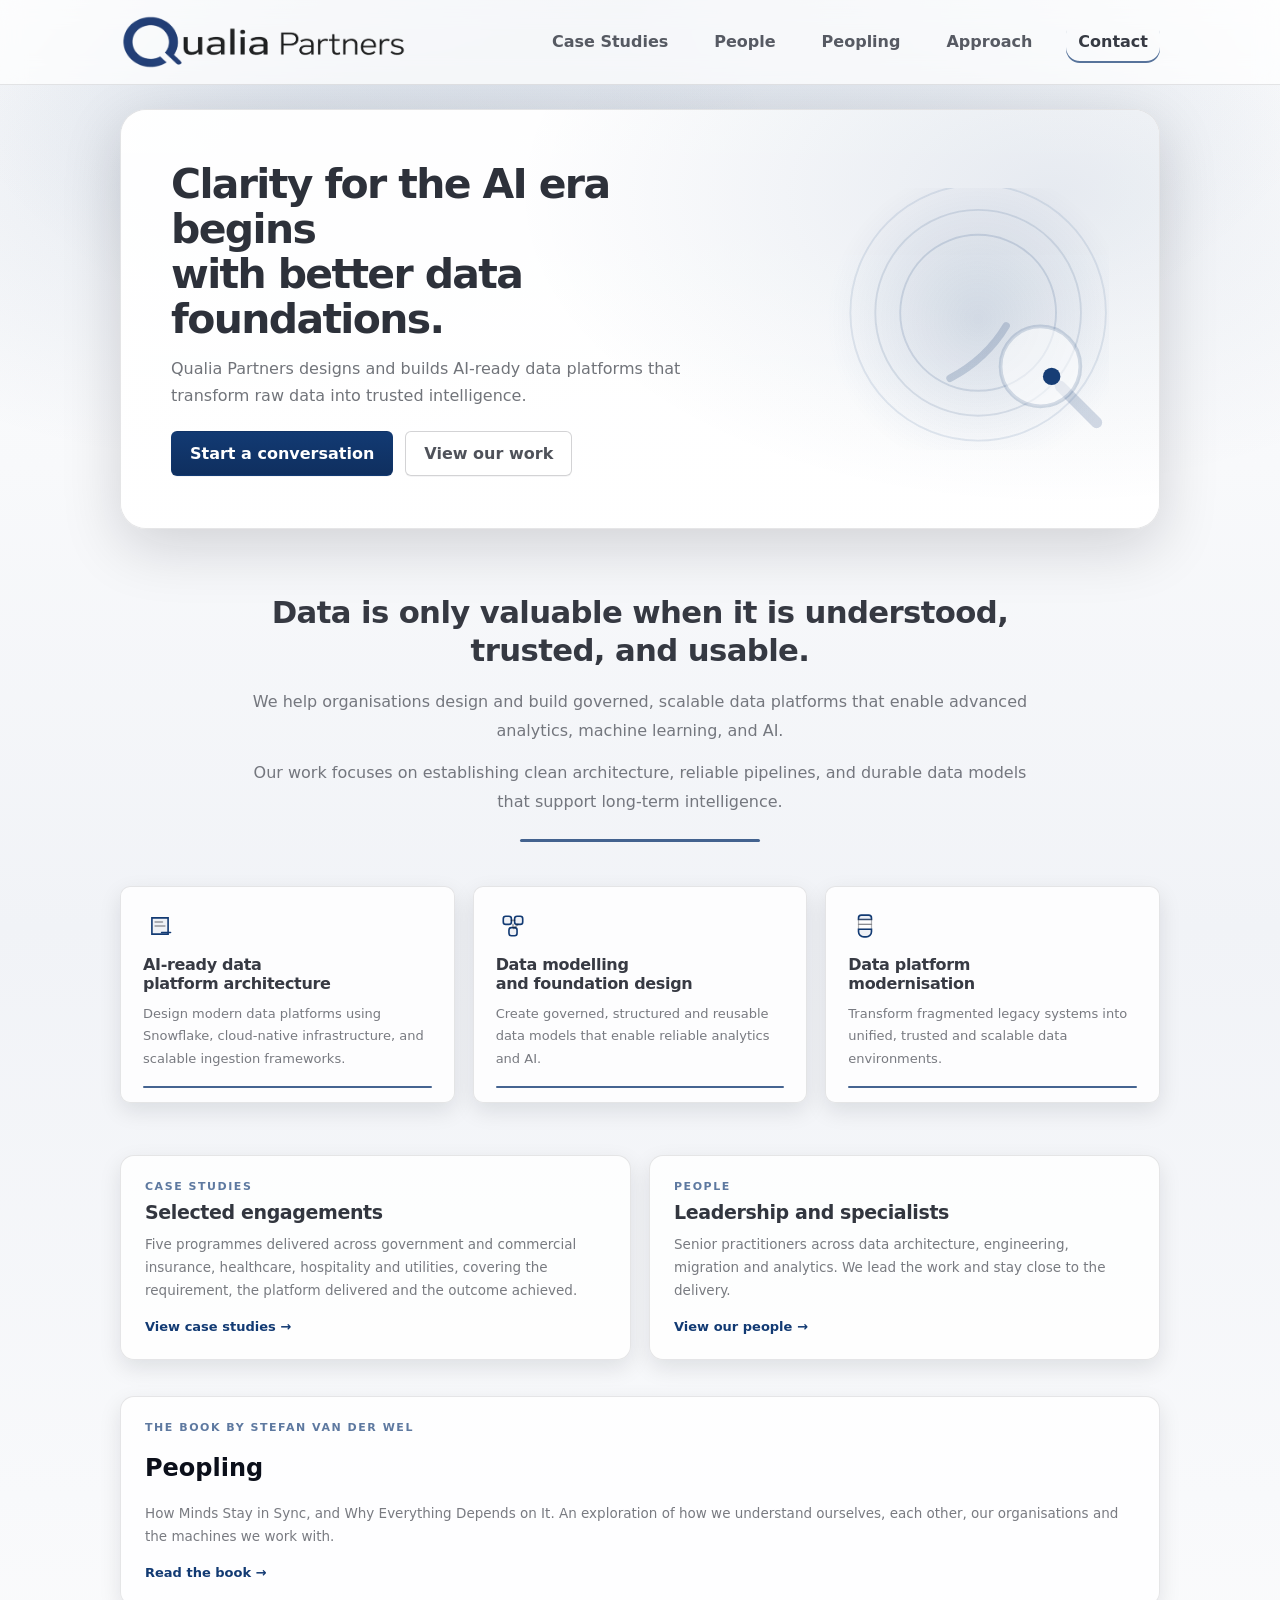
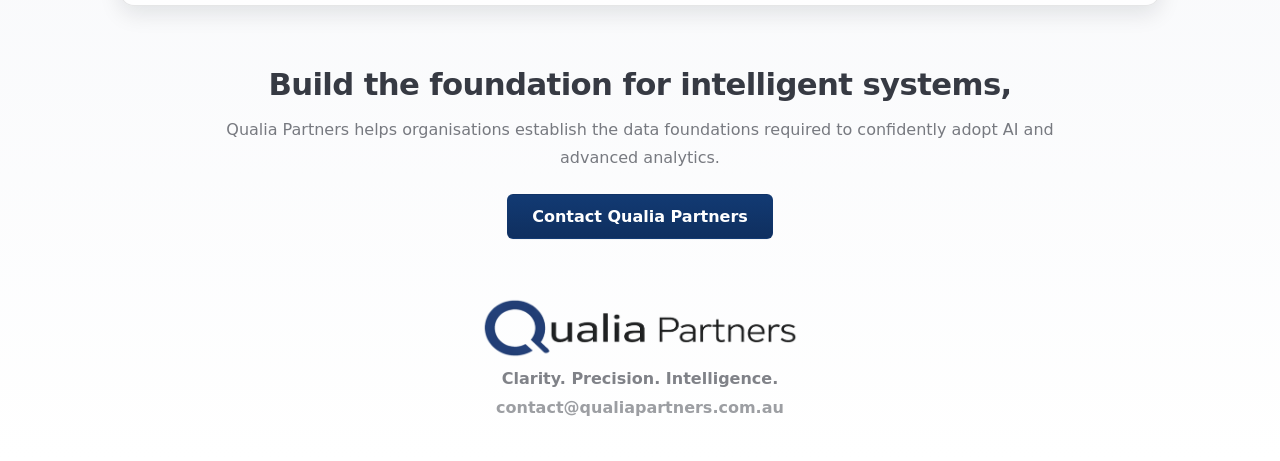
<file: index.html>
<!DOCTYPE html>
<html lang="en-AU">
<head>
  <meta charset="UTF-8" />
  <meta name="viewport" content="width=device-width, initial-scale=1.0" />
  <meta name="description" content="Qualia Partners designs and builds AI-ready data platforms that transform raw data into trusted intelligence." />
  <meta property="og:title" content="Qualia Partners" />
  <meta property="og:description" content="Clarity for the AI era begins with better data foundations." />
  <meta property="og:type" content="website" />
  <meta property="og:url" content="https://qualiapartners.com.au" />
  <link rel="icon" href="./assets/favicon-32.png" type="image/png" sizes="32x32" />
  <link rel="apple-touch-icon" href="./assets/favicon.png" />
  <title>Qualia Partners</title>
  <link rel="stylesheet" href="./style.css" />
</head>
<body>
  <header class="topbar">
    <div class="wrap topbar-inner">
      <a class="brand" href="#top" aria-label="Qualia Partners home">
        <img class="brand-logo" src="./assets/logo.png" alt="Qualia Partners" />
      </a>

      <nav class="nav" aria-label="Primary">
        <a href="./case-studies.html">Case Studies</a>
        <a href="./people.html">People</a>
        <a href="./peopling/">Peopling</a>
        <a href="#approach">Approach</a>
        <a class="nav-active" href="#contact">Contact</a>
      </nav>

      <button class="menu" type="button" aria-label="Menu" id="menuBtn">
        <span></span><span></span><span></span>
      </button>
    </div>
  </header>

  <main id="top">
    <section class="panel-shell">
      <div class="wrap panel panel-hero">
        <div class="hero-grid">
          <div class="hero-copy">
            <h1>Clarity for the AI era begins<br />with better data foundations.</h1>
            <p class="hero-lead">
              Qualia Partners designs and builds AI-ready data platforms that transform raw data into trusted intelligence.
            </p>
            <div class="hero-actions">
              <a class="btn btn-primary" href="#contact">Start a conversation</a>
              <a class="btn btn-secondary" href="./case-studies.html">View our work</a>
            </div>
          </div>

          <div class="hero-visual" aria-hidden="true">
            <img src="./assets/hero-graphic.svg" alt="" />
          </div>
        </div>
      </div>
    </section>

    <section id="about" class="statement">
      <div class="wrap statement-inner">
        <h2>Data is only valuable when it is understood,<br />trusted, and usable.</h2>
        <p>
          We help organisations design and build governed, scalable data platforms that enable advanced analytics, machine learning, and AI.
        </p>
        <p>
          Our work focuses on establishing clean architecture, reliable pipelines, and durable data models that support long-term intelligence.
        </p>
        <div class="rule"></div>
      </div>
    </section>

    <section id="work" class="cards">
      <div class="wrap">
        <div class="cards-grid">
          <article class="card">
            <div class="card-icon"><img src="./assets/icon-architecture.svg" alt="" /></div>
            <h3>AI-ready data<br />platform architecture</h3>
            <p>Design modern data platforms using Snowflake, cloud-native infrastructure, and scalable ingestion frameworks.</p>
            <div class="card-accent"></div>
          </article>

          <article class="card">
            <div class="card-icon"><img src="./assets/icon-modelling.svg" alt="" /></div>
            <h3>Data modelling<br />and foundation design</h3>
            <p>Create governed, structured and reusable data models that enable reliable analytics and AI.</p>
            <div class="card-accent"></div>
          </article>

          <article class="card">
            <div class="card-icon"><img src="./assets/icon-modernisation.svg" alt="" /></div>
            <h3>Data platform<br />modernisation</h3>
            <p>Transform fragmented legacy systems into unified, trusted and scalable data environments.</p>
            <div class="card-accent"></div>
          </article>
        </div>

      </div>
    </section>




    <section class="signposts">
      <div class="wrap signposts-grid">
        <a class="signpost" href="./case-studies.html">
          <p class="signpost-label">Case studies</p>
          <h3>Selected engagements</h3>
          <p class="signpost-text">Five programmes delivered across government and commercial insurance, healthcare, hospitality and utilities, covering the requirement, the platform delivered and the outcome achieved.</p>
          <span class="signpost-cta">View case studies &rarr;</span>
        </a>

        <a class="signpost" href="./people.html">
          <p class="signpost-label">People</p>
          <h3>Leadership and specialists</h3>
          <p class="signpost-text">Senior practitioners across data architecture, engineering, migration and analytics. We lead the work and stay close to the delivery.</p>
          <span class="signpost-cta">View our people &rarr;</span>
        </a>
      </div>
    </section>

    <section class="signposts" aria-labelledby="peopling-title">
      <div class="wrap">
        <a class="signpost" href="./peopling/">
          <p class="signpost-label">The book by Stefan van der Wel</p>
          <h2 id="peopling-title">Peopling</h2>
          <p class="signpost-text">How Minds Stay in Sync, and Why Everything Depends on It. An exploration of how we understand ourselves, each other, our organisations and the machines we work with.</p>
          <span class="signpost-cta">Read the book &rarr;</span>
        </a>
      </div>
    </section>

    <section id="approach" class="cta">
      <div class="wrap cta-inner">
        <h2>Build the foundation for intelligent systems,</h2>
        <p>
          Qualia Partners helps organisations establish the data foundations required to confidently adopt AI and advanced analytics.
        </p>
        <a class="btn btn-primary btn-wide" href="mailto:contact@qualiapartners.com.au">Contact Qualia Partners</a>
      </div>
    </section>

  </main>

  <footer id="contact" class="footer">
    <div class="wrap footer-inner">
      <img class="footer-logo" src="./assets/logo.png" alt="Qualia Partners" />
      <div class="footer-tag">Clarity. Precision. Intelligence.</div>
      <div class="footer-email">contact@qualiapartners.com.au</div>
    </div>
  </footer>

  <script src="./script.js"></script>
</body>
</html>
</file>
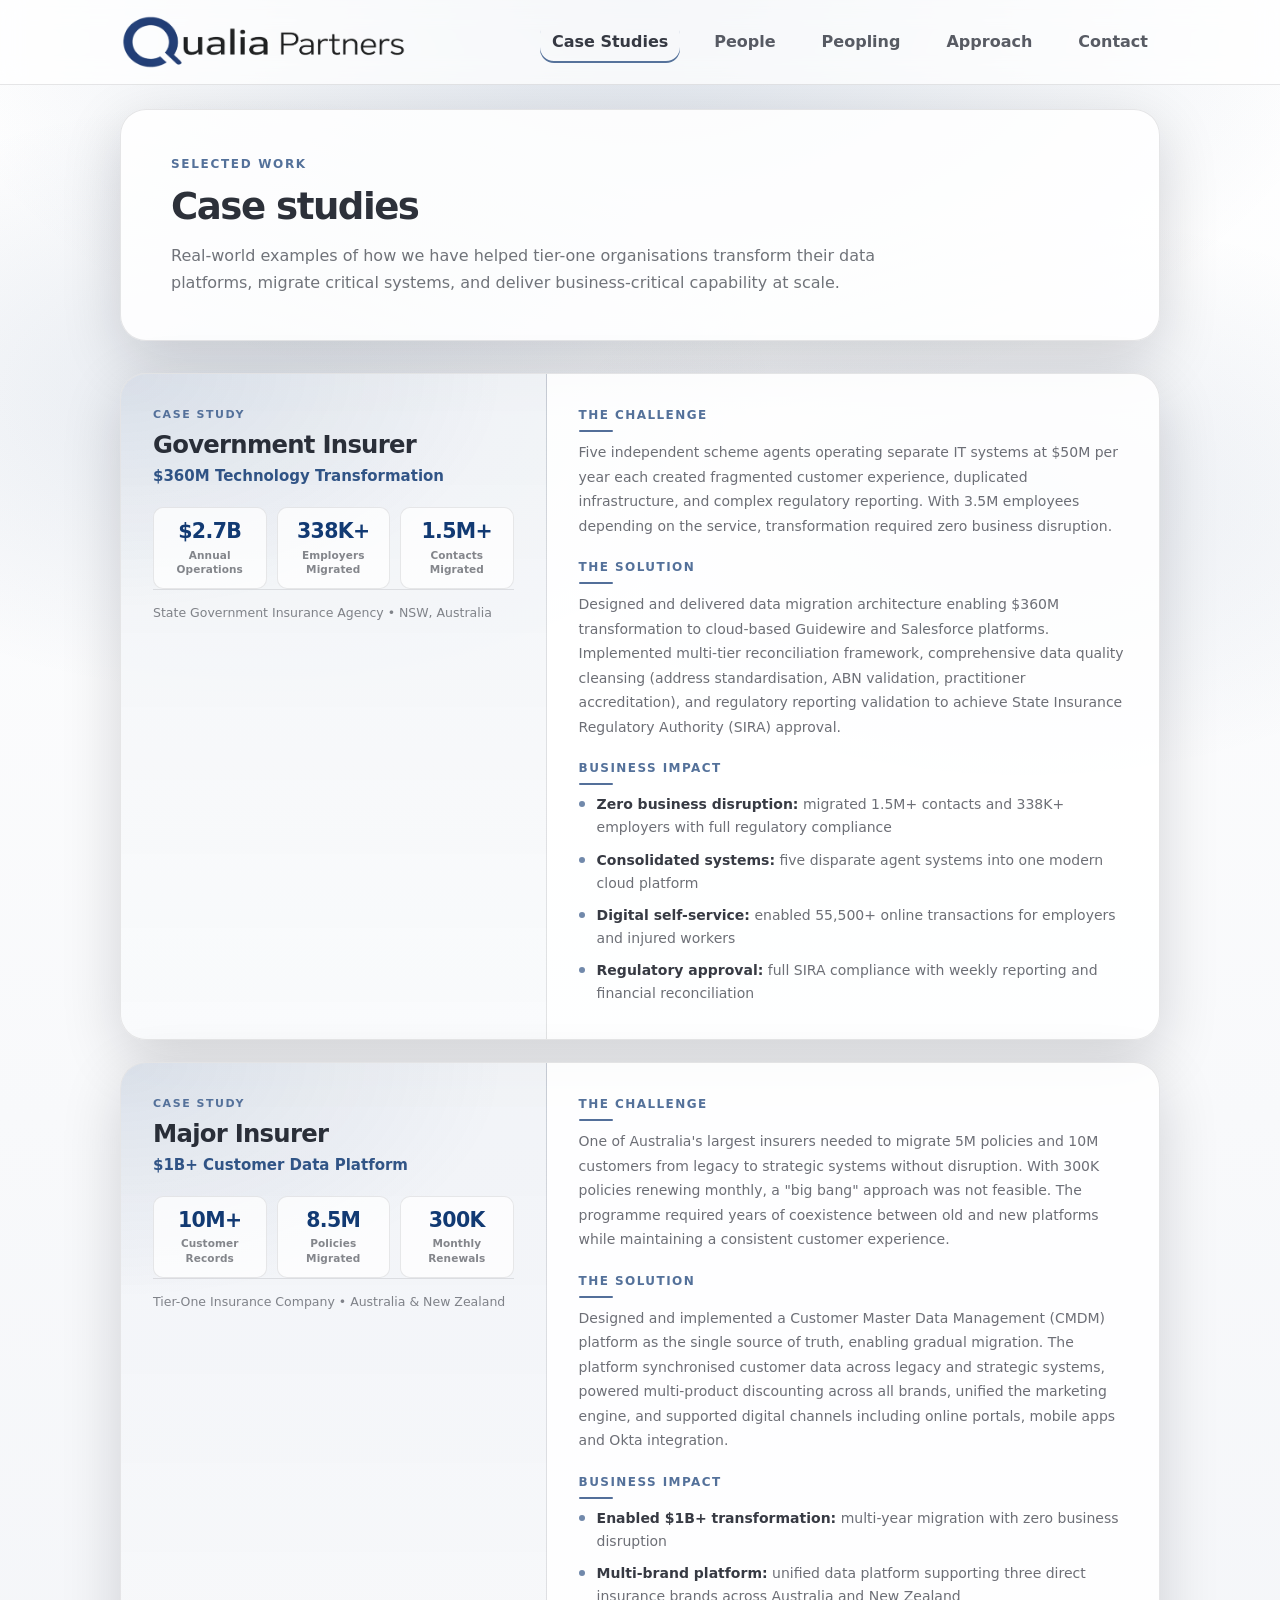
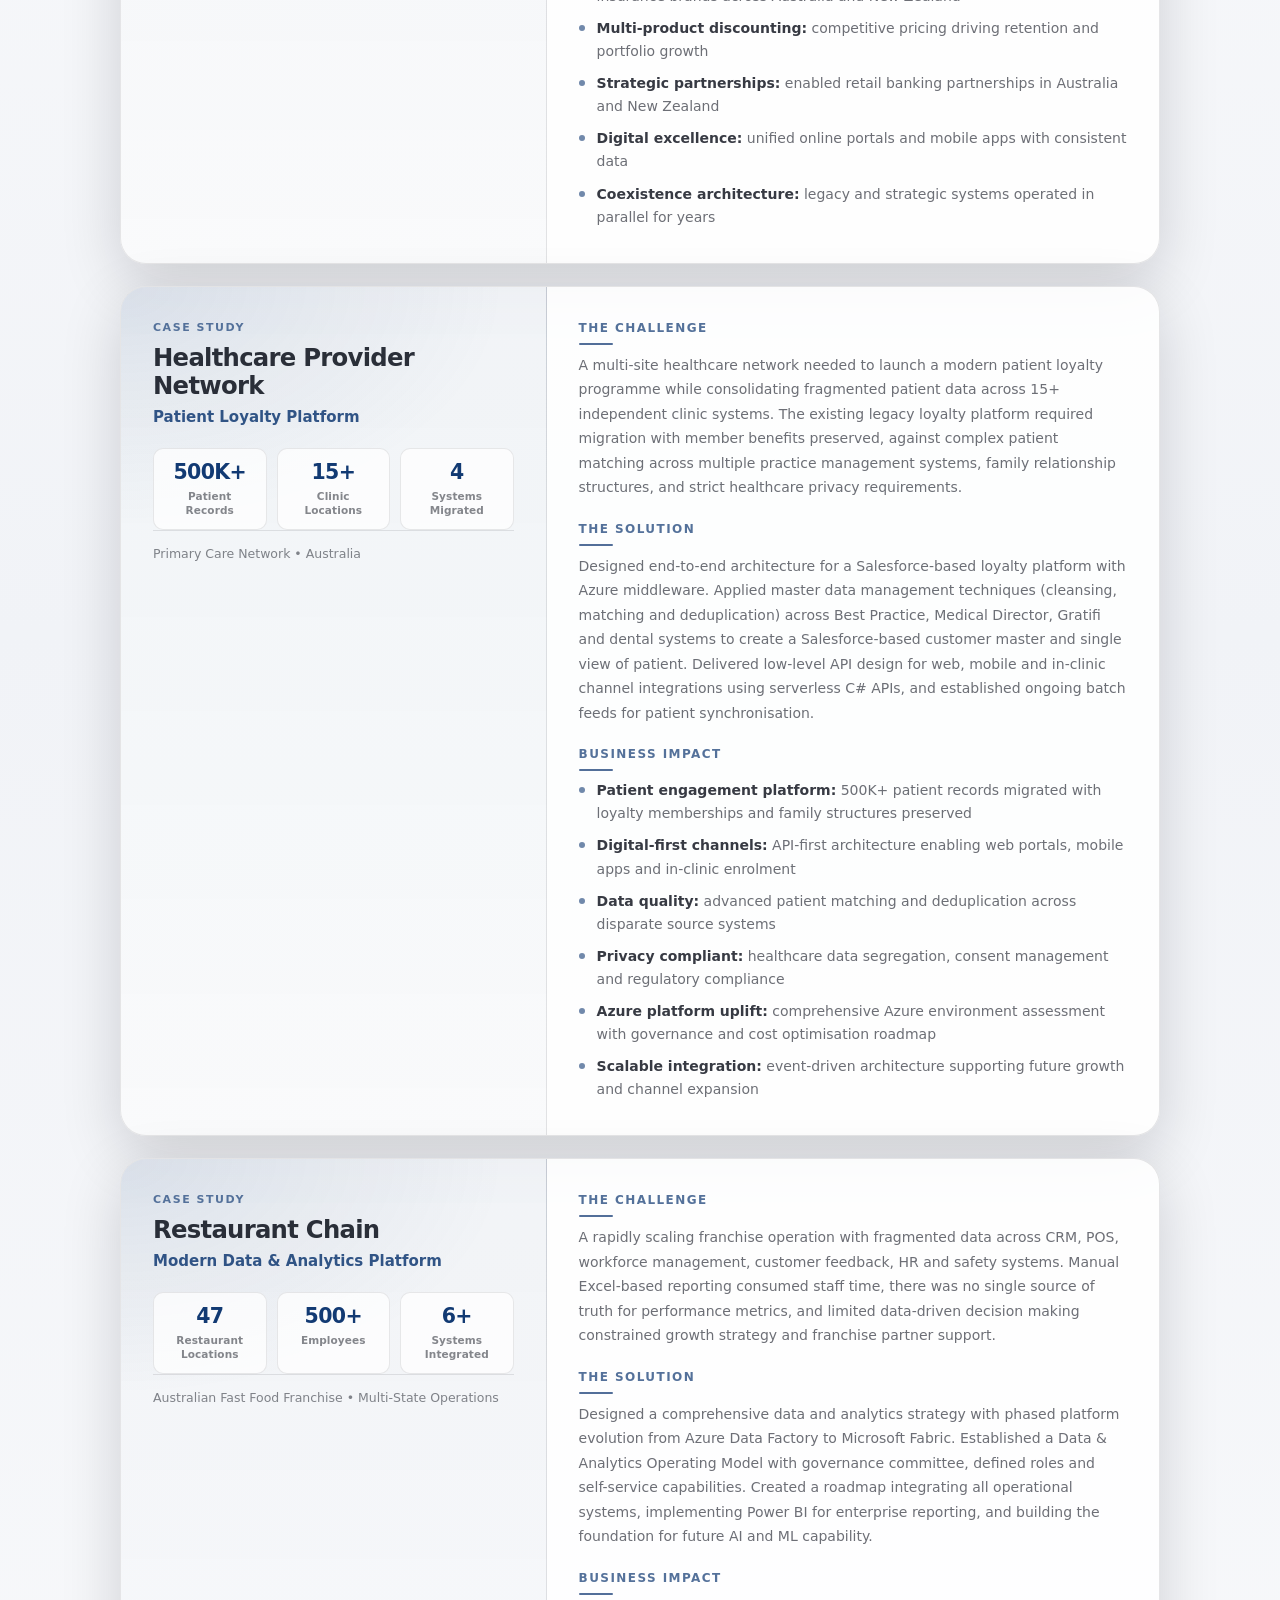
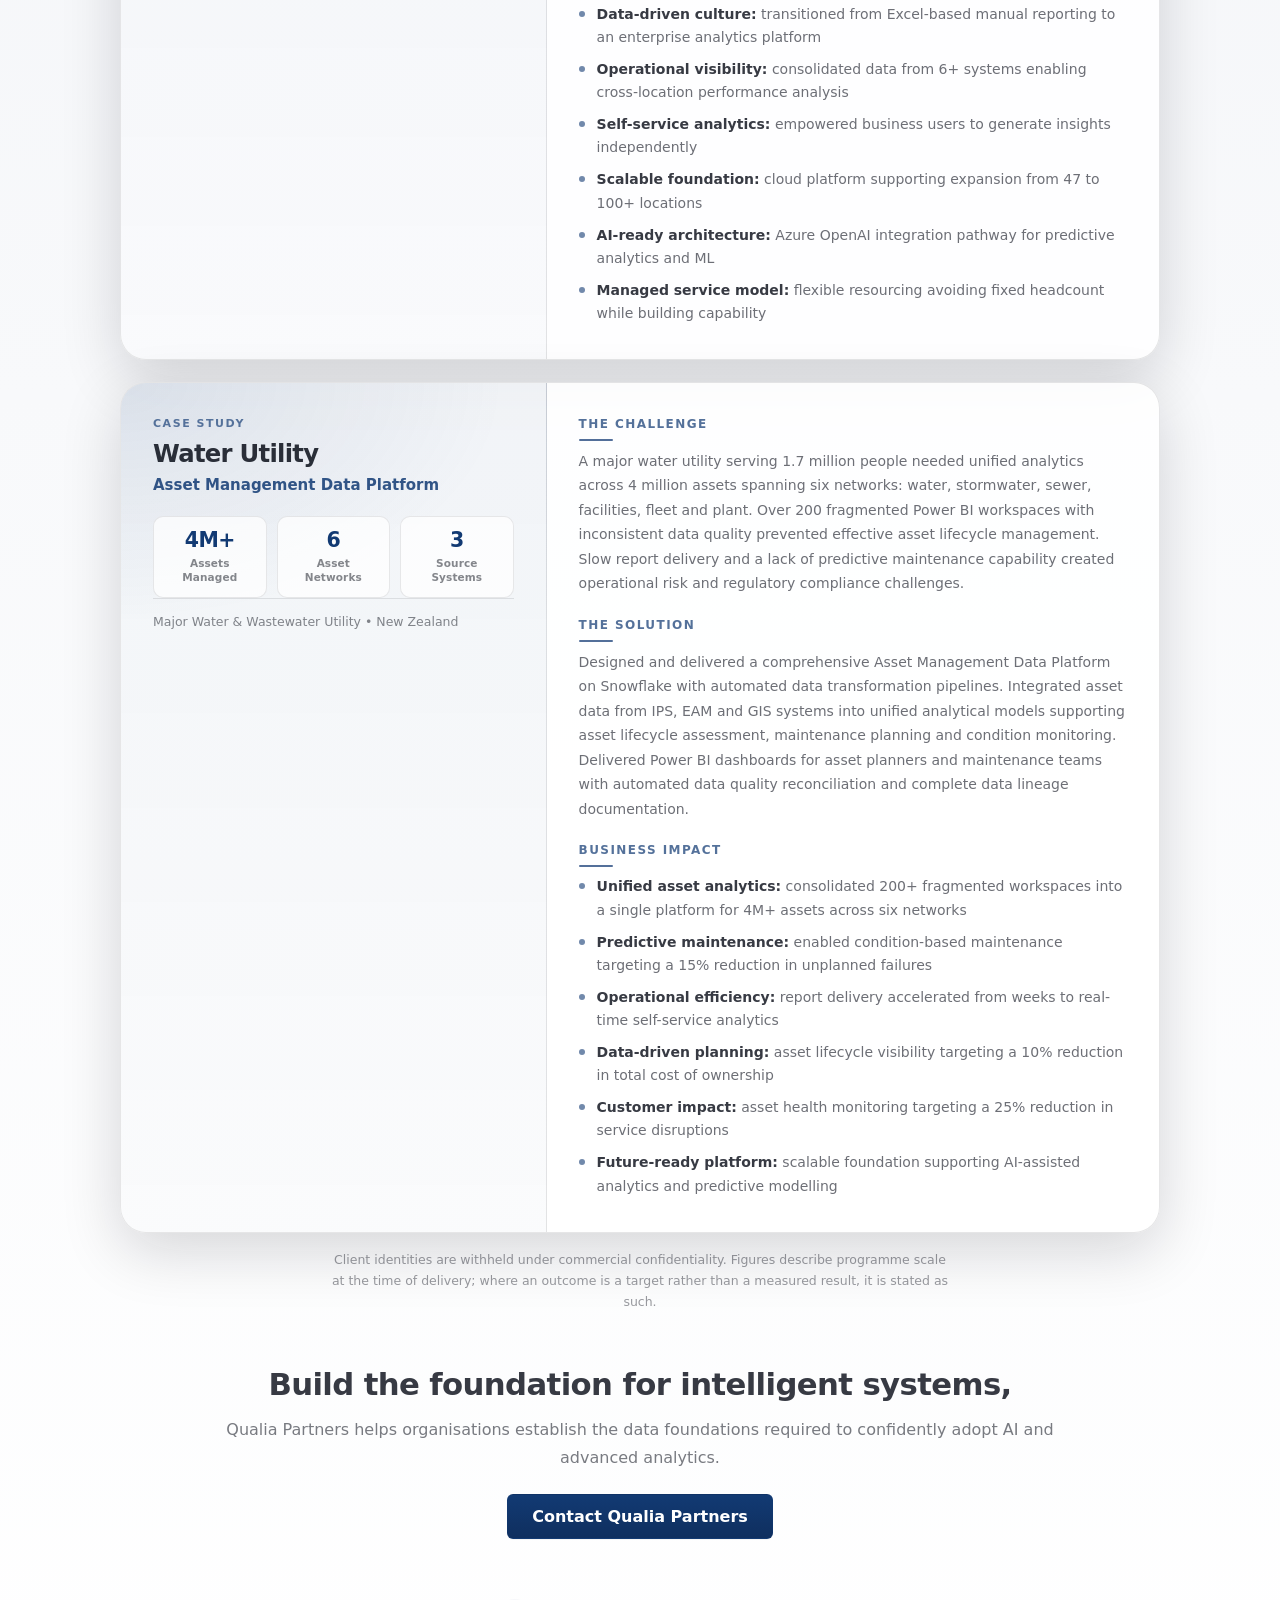
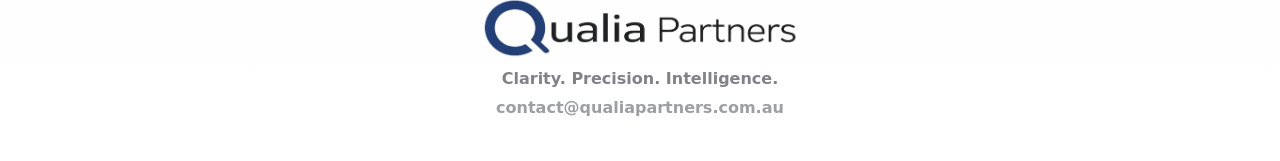
<file: case-studies.html>
<!DOCTYPE html>
<html lang="en-AU">
<head>
  <meta charset="UTF-8" />
  <meta name="viewport" content="width=device-width, initial-scale=1.0" />
  <meta name="description" content="Case studies from Qualia Partners: data platform, migration and master data programmes delivered for insurance, healthcare, hospitality and utility organisations." />
  <meta property="og:title" content="Case Studies | Qualia Partners" />
  <meta property="og:description" content="How we have helped tier-one organisations transform data platforms, migrate critical systems, and deliver business-critical capability at scale." />
  <meta property="og:type" content="website" />
  <meta property="og:url" content="https://qualiapartners.com.au/case-studies.html" />
  <link rel="icon" href="./assets/favicon-32.png" type="image/png" sizes="32x32" />
  <link rel="apple-touch-icon" href="./assets/favicon.png" />
  <title>Case Studies | Qualia Partners</title>
  <link rel="stylesheet" href="./style.css" />
</head>
<body>
  <header class="topbar">
    <div class="wrap topbar-inner">
      <a class="brand" href="./index.html" aria-label="Qualia Partners home">
        <img class="brand-logo" src="./assets/logo.png" alt="Qualia Partners" />
      </a>

      <nav class="nav" aria-label="Primary">
        <a class="nav-active" href="./case-studies.html" aria-current="page">Case Studies</a>
        <a href="./people.html">People</a>
        <a href="./peopling/">Peopling</a>
        <a href="./index.html#approach">Approach</a>
        <a href="./index.html#contact">Contact</a>
      </nav>

      <button class="menu" type="button" aria-label="Menu" id="menuBtn">
        <span></span><span></span><span></span>
      </button>
    </div>
  </header>

  <main id="top">
    <section class="panel-shell">
      <div class="wrap panel page-hero">
        <p class="eyebrow">Selected work</p>
        <h1>Case studies</h1>
        <p>
          Real-world examples of how we have helped tier-one organisations transform their data platforms,
          migrate critical systems, and deliver business-critical capability at scale.
        </p>
      </div>
    </section>

    <section class="cases">
      <div class="wrap cases-list">

        <article class="case">
          <div class="case-head">
            <p class="case-eyebrow">Case Study</p>
            <h2>Government Insurer</h2>
            <p class="case-sub">$360M Technology Transformation</p>
            <div class="stats">
              <div class="stat"><div class="stat-num">$2.7B</div><div class="stat-label">Annual Operations</div></div>
              <div class="stat"><div class="stat-num">338K+</div><div class="stat-label">Employers Migrated</div></div>
              <div class="stat"><div class="stat-num">1.5M+</div><div class="stat-label">Contacts Migrated</div></div>
            </div>
            <p class="case-meta">State Government Insurance Agency &bull; NSW, Australia</p>
          </div>

          <div class="case-body">
            <div class="block">
              <h3>The Challenge</h3>
              <p>Five independent scheme agents operating separate IT systems at $50M per year each created fragmented customer experience, duplicated infrastructure, and complex regulatory reporting. With 3.5M employees depending on the service, transformation required zero business disruption.</p>
            </div>
            <div class="block">
              <h3>The Solution</h3>
              <p>Designed and delivered data migration architecture enabling $360M transformation to cloud-based Guidewire and Salesforce platforms. Implemented multi-tier reconciliation framework, comprehensive data quality cleansing (address standardisation, ABN validation, practitioner accreditation), and regulatory reporting validation to achieve State Insurance Regulatory Authority (SIRA) approval.</p>
            </div>
            <div class="block">
              <h3>Business Impact</h3>
              <ul class="impact">
                <li><strong>Zero business disruption:</strong> migrated 1.5M+ contacts and 338K+ employers with full regulatory compliance</li>
                <li><strong>Consolidated systems:</strong> five disparate agent systems into one modern cloud platform</li>
                <li><strong>Digital self-service:</strong> enabled 55,500+ online transactions for employers and injured workers</li>
                <li><strong>Regulatory approval:</strong> full SIRA compliance with weekly reporting and financial reconciliation</li>
              </ul>
            </div>
          </div>
        </article>

        <article class="case">
          <div class="case-head">
            <p class="case-eyebrow">Case Study</p>
            <h2>Major Insurer</h2>
            <p class="case-sub">$1B+ Customer Data Platform</p>
            <div class="stats">
              <div class="stat"><div class="stat-num">10M+</div><div class="stat-label">Customer Records</div></div>
              <div class="stat"><div class="stat-num">8.5M</div><div class="stat-label">Policies Migrated</div></div>
              <div class="stat"><div class="stat-num">300K</div><div class="stat-label">Monthly Renewals</div></div>
            </div>
            <p class="case-meta">Tier-One Insurance Company &bull; Australia &amp; New Zealand</p>
          </div>

          <div class="case-body">
            <div class="block">
              <h3>The Challenge</h3>
              <p>One of Australia's largest insurers needed to migrate 5M policies and 10M customers from legacy to strategic systems without disruption. With 300K policies renewing monthly, a "big bang" approach was not feasible. The programme required years of coexistence between old and new platforms while maintaining a consistent customer experience.</p>
            </div>
            <div class="block">
              <h3>The Solution</h3>
              <p>Designed and implemented a Customer Master Data Management (CMDM) platform as the single source of truth, enabling gradual migration. The platform synchronised customer data across legacy and strategic systems, powered multi-product discounting across all brands, unified the marketing engine, and supported digital channels including online portals, mobile apps and Okta integration.</p>
            </div>
            <div class="block">
              <h3>Business Impact</h3>
              <ul class="impact">
                <li><strong>Enabled $1B+ transformation:</strong> multi-year migration with zero business disruption</li>
                <li><strong>Multi-brand platform:</strong> unified data platform supporting three direct insurance brands across Australia and New Zealand</li>
                <li><strong>Multi-product discounting:</strong> competitive pricing driving retention and portfolio growth</li>
                <li><strong>Strategic partnerships:</strong> enabled retail banking partnerships in Australia and New Zealand</li>
                <li><strong>Digital excellence:</strong> unified online portals and mobile apps with consistent data</li>
                <li><strong>Coexistence architecture:</strong> legacy and strategic systems operated in parallel for years</li>
              </ul>
            </div>
          </div>
        </article>

        <article class="case">
          <div class="case-head">
            <p class="case-eyebrow">Case Study</p>
            <h2>Healthcare Provider Network</h2>
            <p class="case-sub">Patient Loyalty Platform</p>
            <div class="stats">
              <div class="stat"><div class="stat-num">500K+</div><div class="stat-label">Patient Records</div></div>
              <div class="stat"><div class="stat-num">15+</div><div class="stat-label">Clinic Locations</div></div>
              <div class="stat"><div class="stat-num">4</div><div class="stat-label">Systems Migrated</div></div>
            </div>
            <p class="case-meta">Primary Care Network &bull; Australia</p>
          </div>

          <div class="case-body">
            <div class="block">
              <h3>The Challenge</h3>
              <p>A multi-site healthcare network needed to launch a modern patient loyalty programme while consolidating fragmented patient data across 15+ independent clinic systems. The existing legacy loyalty platform required migration with member benefits preserved, against complex patient matching across multiple practice management systems, family relationship structures, and strict healthcare privacy requirements.</p>
            </div>
            <div class="block">
              <h3>The Solution</h3>
              <p>Designed end-to-end architecture for a Salesforce-based loyalty platform with Azure middleware. Applied master data management techniques (cleansing, matching and deduplication) across Best Practice, Medical Director, Gratifi and dental systems to create a Salesforce-based customer master and single view of patient. Delivered low-level API design for web, mobile and in-clinic channel integrations using serverless C# APIs, and established ongoing batch feeds for patient synchronisation.</p>
            </div>
            <div class="block">
              <h3>Business Impact</h3>
              <ul class="impact">
                <li><strong>Patient engagement platform:</strong> 500K+ patient records migrated with loyalty memberships and family structures preserved</li>
                <li><strong>Digital-first channels:</strong> API-first architecture enabling web portals, mobile apps and in-clinic enrolment</li>
                <li><strong>Data quality:</strong> advanced patient matching and deduplication across disparate source systems</li>
                <li><strong>Privacy compliant:</strong> healthcare data segregation, consent management and regulatory compliance</li>
                <li><strong>Azure platform uplift:</strong> comprehensive Azure environment assessment with governance and cost optimisation roadmap</li>
                <li><strong>Scalable integration:</strong> event-driven architecture supporting future growth and channel expansion</li>
              </ul>
            </div>
          </div>
        </article>

        <article class="case">
          <div class="case-head">
            <p class="case-eyebrow">Case Study</p>
            <h2>Restaurant Chain</h2>
            <p class="case-sub">Modern Data &amp; Analytics Platform</p>
            <div class="stats">
              <div class="stat"><div class="stat-num">47</div><div class="stat-label">Restaurant Locations</div></div>
              <div class="stat"><div class="stat-num">500+</div><div class="stat-label">Employees</div></div>
              <div class="stat"><div class="stat-num">6+</div><div class="stat-label">Systems Integrated</div></div>
            </div>
            <p class="case-meta">Australian Fast Food Franchise &bull; Multi-State Operations</p>
          </div>

          <div class="case-body">
            <div class="block">
              <h3>The Challenge</h3>
              <p>A rapidly scaling franchise operation with fragmented data across CRM, POS, workforce management, customer feedback, HR and safety systems. Manual Excel-based reporting consumed staff time, there was no single source of truth for performance metrics, and limited data-driven decision making constrained growth strategy and franchise partner support.</p>
            </div>
            <div class="block">
              <h3>The Solution</h3>
              <p>Designed a comprehensive data and analytics strategy with phased platform evolution from Azure Data Factory to Microsoft Fabric. Established a Data &amp; Analytics Operating Model with governance committee, defined roles and self-service capabilities. Created a roadmap integrating all operational systems, implementing Power BI for enterprise reporting, and building the foundation for future AI and ML capability.</p>
            </div>
            <div class="block">
              <h3>Business Impact</h3>
              <ul class="impact">
                <li><strong>Data-driven culture:</strong> transitioned from Excel-based manual reporting to an enterprise analytics platform</li>
                <li><strong>Operational visibility:</strong> consolidated data from 6+ systems enabling cross-location performance analysis</li>
                <li><strong>Self-service analytics:</strong> empowered business users to generate insights independently</li>
                <li><strong>Scalable foundation:</strong> cloud platform supporting expansion from 47 to 100+ locations</li>
                <li><strong>AI-ready architecture:</strong> Azure OpenAI integration pathway for predictive analytics and ML</li>
                <li><strong>Managed service model:</strong> flexible resourcing avoiding fixed headcount while building capability</li>
              </ul>
            </div>
          </div>
        </article>

        <article class="case">
          <div class="case-head">
            <p class="case-eyebrow">Case Study</p>
            <h2>Water Utility</h2>
            <p class="case-sub">Asset Management Data Platform</p>
            <div class="stats">
              <div class="stat"><div class="stat-num">4M+</div><div class="stat-label">Assets Managed</div></div>
              <div class="stat"><div class="stat-num">6</div><div class="stat-label">Asset Networks</div></div>
              <div class="stat"><div class="stat-num">3</div><div class="stat-label">Source Systems</div></div>
            </div>
            <p class="case-meta">Major Water &amp; Wastewater Utility &bull; New Zealand</p>
          </div>

          <div class="case-body">
            <div class="block">
              <h3>The Challenge</h3>
              <p>A major water utility serving 1.7 million people needed unified analytics across 4 million assets spanning six networks: water, stormwater, sewer, facilities, fleet and plant. Over 200 fragmented Power BI workspaces with inconsistent data quality prevented effective asset lifecycle management. Slow report delivery and a lack of predictive maintenance capability created operational risk and regulatory compliance challenges.</p>
            </div>
            <div class="block">
              <h3>The Solution</h3>
              <p>Designed and delivered a comprehensive Asset Management Data Platform on Snowflake with automated data transformation pipelines. Integrated asset data from IPS, EAM and GIS systems into unified analytical models supporting asset lifecycle assessment, maintenance planning and condition monitoring. Delivered Power BI dashboards for asset planners and maintenance teams with automated data quality reconciliation and complete data lineage documentation.</p>
            </div>
            <div class="block">
              <h3>Business Impact</h3>
              <ul class="impact">
                <li><strong>Unified asset analytics:</strong> consolidated 200+ fragmented workspaces into a single platform for 4M+ assets across six networks</li>
                <li><strong>Predictive maintenance:</strong> enabled condition-based maintenance targeting a 15% reduction in unplanned failures</li>
                <li><strong>Operational efficiency:</strong> report delivery accelerated from weeks to real-time self-service analytics</li>
                <li><strong>Data-driven planning:</strong> asset lifecycle visibility targeting a 10% reduction in total cost of ownership</li>
                <li><strong>Customer impact:</strong> asset health monitoring targeting a 25% reduction in service disruptions</li>
                <li><strong>Future-ready platform:</strong> scalable foundation supporting AI-assisted analytics and predictive modelling</li>
              </ul>
            </div>
          </div>
        </article>

      </div>
    </section>

    <section class="note">
      <div class="wrap">
        <p>
          Client identities are withheld under commercial confidentiality. Figures describe programme scale at the
          time of delivery; where an outcome is a target rather than a measured result, it is stated as such.
        </p>
      </div>
    </section>

    <section class="cta">
      <div class="wrap cta-inner">
        <h2>Build the foundation for intelligent systems,</h2>
        <p>
          Qualia Partners helps organisations establish the data foundations required to confidently adopt AI and advanced analytics.
        </p>
        <a class="btn btn-primary btn-wide" href="mailto:contact@qualiapartners.com.au">Contact Qualia Partners</a>
      </div>
    </section>
  </main>

  <footer id="contact" class="footer">
    <div class="wrap footer-inner">
      <img class="footer-logo" src="./assets/logo.png" alt="Qualia Partners" />
      <div class="footer-tag">Clarity. Precision. Intelligence.</div>
      <div class="footer-email">contact@qualiapartners.com.au</div>
    </div>
  </footer>

  <script src="./script.js"></script>
</body>
</html>
</file>
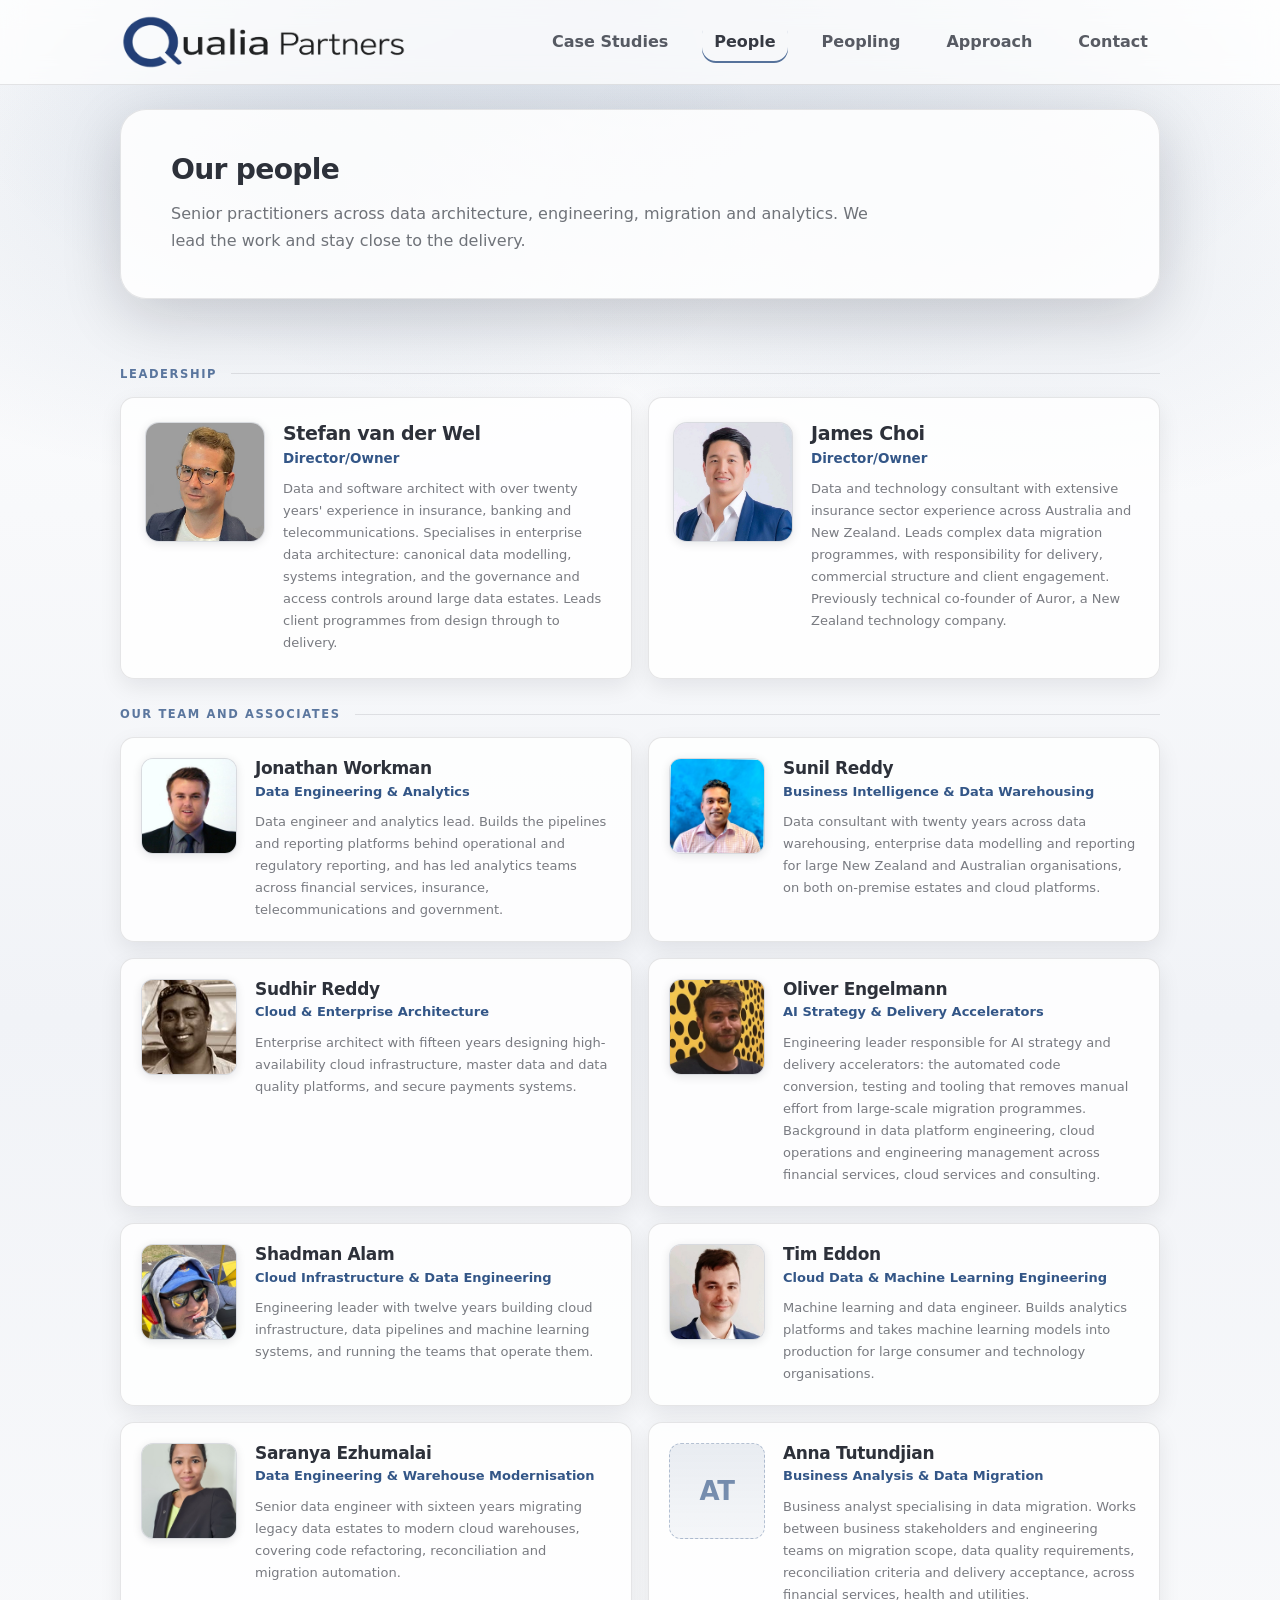
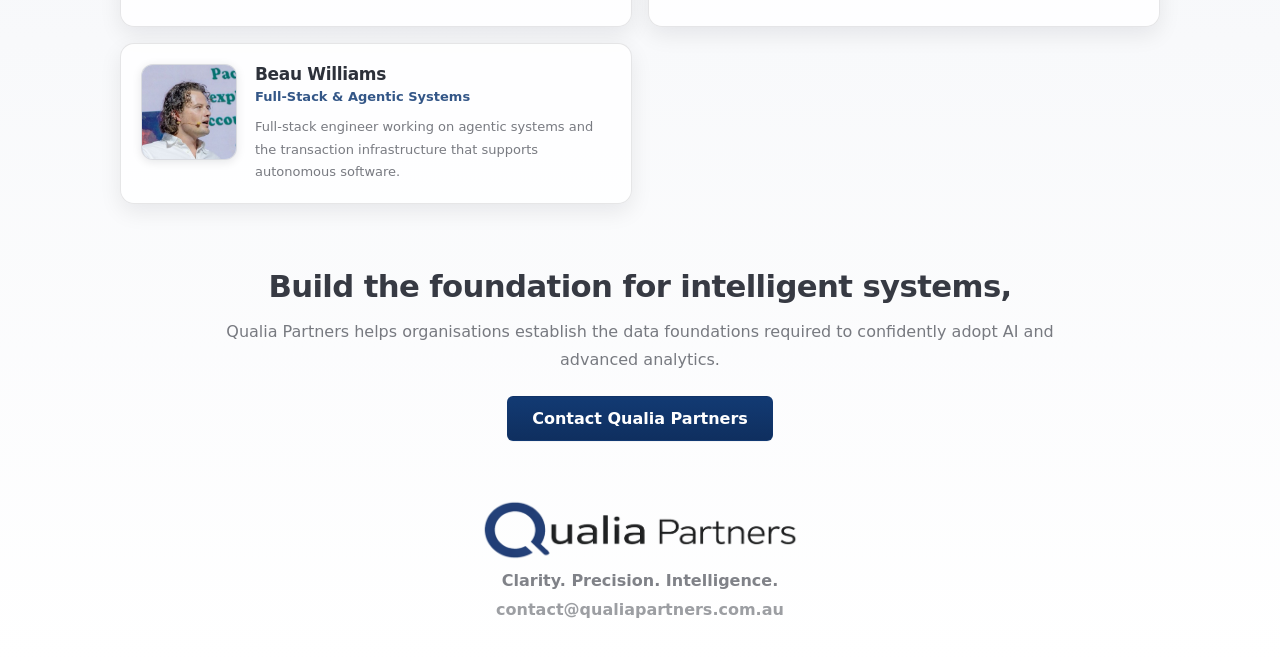
<file: people.html>
<!DOCTYPE html>
<html lang="en-AU">
<head>
  <meta charset="UTF-8" />
  <meta name="viewport" content="width=device-width, initial-scale=1.0" />
  <meta name="description" content="The partners and senior specialists behind Qualia Partners: data platform architecture, engineering, migration and analytics." />
  <meta property="og:title" content="People | Qualia Partners" />
  <meta property="og:description" content="The people who design the platform are the people who deliver it." />
  <meta property="og:type" content="website" />
  <meta property="og:url" content="https://qualiapartners.com.au/people.html" />
  <link rel="icon" href="./assets/favicon-32.png" type="image/png" sizes="32x32" />
  <link rel="apple-touch-icon" href="./assets/favicon.png" />
  <title>People | Qualia Partners</title>
  <link rel="stylesheet" href="./style.css" />
</head>
<body>
  <header class="topbar">
    <div class="wrap topbar-inner">
      <a class="brand" href="./index.html" aria-label="Qualia Partners home">
        <img class="brand-logo" src="./assets/logo.png" alt="Qualia Partners" />
      </a>

      <nav class="nav" aria-label="Primary">
        <a href="./case-studies.html">Case Studies</a>
        <a class="nav-active" href="./people.html" aria-current="page">People</a>
        <a href="./peopling/">Peopling</a>
        <a href="./index.html#approach">Approach</a>
        <a href="./index.html#contact">Contact</a>
      </nav>

      <button class="menu" type="button" aria-label="Menu" id="menuBtn">
        <span></span><span></span><span></span>
      </button>
    </div>
  </header>

  <main id="top">
    <section class="panel-shell">
      <div class="wrap panel page-hero people-hero">
        <h1>Our people</h1>
        <p>Senior practitioners across data architecture, engineering, migration and analytics. We lead the work and stay close to the delivery.</p>
      </div>
    </section>

    <section class="people">
      <div class="wrap">
        
        <div class="people-group">
          <p class="group-label">Leadership</p>
          <div class="people-grid">

            <article class="person person-partner">
              <img class="person-photo" src="./assets/team/stefan.jpg" alt="Stefan van der Wel" width="120" height="120" loading="lazy" />
              <div>
                <p class="person-name">Stefan van der Wel</p>
                <p class="person-role">Director/Owner</p>
                <p class="person-bio">Data and software architect with over twenty years' experience in insurance, banking and telecommunications. Specialises in enterprise data architecture: canonical data modelling, systems integration, and the governance and access controls around large data estates. Leads client programmes from design through to delivery.</p>
              </div>
            </article>

            <article class="person person-partner">
              <img class="person-photo" src="./assets/team/james.jpg" alt="James Choi" width="120" height="120" loading="lazy" />
              <div>
                <p class="person-name">James Choi</p>
                <p class="person-role">Director/Owner</p>
                <p class="person-bio">Data and technology consultant with extensive insurance sector experience across Australia and New Zealand. Leads complex data migration programmes, with responsibility for delivery, commercial structure and client engagement. Previously technical co-founder of Auror, a New Zealand technology company.</p>
              </div>
            </article>

          </div>
        </div>

        <div class="people-group">
          <p class="group-label">Our team and associates</p>
          <div class="people-grid">

            <article class="person">
              <img class="person-photo" src="./assets/team/jonathan.jpg" alt="Jonathan Workman" width="96" height="96" loading="lazy" />
              <div>
                <p class="person-name">Jonathan Workman</p>
                <p class="person-role">Data Engineering &amp; Analytics</p>
                <p class="person-bio">Data engineer and analytics lead. Builds the pipelines and reporting platforms behind operational and regulatory reporting, and has led analytics teams across financial services, insurance, telecommunications and government.</p>
              </div>
            </article>

            <article class="person">
              <img class="person-photo" src="./assets/team/sunil.jpg" alt="Sunil Reddy" width="96" height="96" loading="lazy" />
              <div>
                <p class="person-name">Sunil Reddy</p>
                <p class="person-role">Business Intelligence &amp; Data Warehousing</p>
                <p class="person-bio">Data consultant with twenty years across data warehousing, enterprise data modelling and reporting for large New Zealand and Australian organisations, on both on-premise estates and cloud platforms.</p>
              </div>
            </article>

            <article class="person">
              <img class="person-photo" src="./assets/team/sudhir.jpg" alt="Sudhir Reddy" width="96" height="96" loading="lazy" />
              <div>
                <p class="person-name">Sudhir Reddy</p>
                <p class="person-role">Cloud &amp; Enterprise Architecture</p>
                <p class="person-bio">Enterprise architect with fifteen years designing high-availability cloud infrastructure, master data and data quality platforms, and secure payments systems.</p>
              </div>
            </article>


            <article class="person">
              <img class="person-photo" src="./assets/team/oliver.jpg" alt="Oliver Engelmann" width="96" height="96" loading="lazy" />
              <div>
                <p class="person-name">Oliver Engelmann</p>
                <p class="person-role">AI Strategy &amp; Delivery Accelerators</p>
                <p class="person-bio">Engineering leader responsible for AI strategy and delivery accelerators: the automated code conversion, testing and tooling that removes manual effort from large-scale migration programmes. Background in data platform engineering, cloud operations and engineering management across financial services, cloud services and consulting.</p>
              </div>
            </article>

            <article class="person">
              <img class="person-photo" src="./assets/team/shadman.jpg" alt="Shadman Alam" width="96" height="96" loading="lazy" />
              <div>
                <p class="person-name">Shadman Alam</p>
                <p class="person-role">Cloud Infrastructure &amp; Data Engineering</p>
                <p class="person-bio">Engineering leader with twelve years building cloud infrastructure, data pipelines and machine learning systems, and running the teams that operate them.</p>
              </div>
            </article>

            <article class="person">
              <img class="person-photo" src="./assets/team/tim.jpg" alt="Tim Eddon" width="96" height="96" loading="lazy" />
              <div>
                <p class="person-name">Tim Eddon</p>
                <p class="person-role">Cloud Data &amp; Machine Learning Engineering</p>
                <p class="person-bio">Machine learning and data engineer. Builds analytics platforms and takes machine learning models into production for large consumer and technology organisations.</p>
              </div>
            </article>

            <article class="person">
              <img class="person-photo" src="./assets/team/saranya.jpg" alt="Saranya Ezhumalai" width="96" height="96" loading="lazy" />
              <div>
                <p class="person-name">Saranya Ezhumalai</p>
                <p class="person-role">Data Engineering &amp; Warehouse Modernisation</p>
                <p class="person-bio">Senior data engineer with sixteen years migrating legacy data estates to modern cloud warehouses, covering code refactoring, reconciliation and migration automation.</p>
              </div>
            </article>

            <article class="person">
              <div class="person-initials" aria-hidden="true">AT</div>
              <div>
                <p class="person-name">Anna Tutundjian</p>
                <p class="person-role">Business Analysis &amp; Data Migration</p>
                <p class="person-bio">Business analyst specialising in data migration. Works between business stakeholders and engineering teams on migration scope, data quality requirements, reconciliation criteria and delivery acceptance, across financial services, health and utilities.</p>
              </div>
            </article>

            <article class="person">
              <img class="person-photo" src="./assets/team/beau.jpg" alt="Beau Williams" width="96" height="96" loading="lazy" />
              <div>
                <p class="person-name">Beau Williams</p>
                <p class="person-role">Full-Stack &amp; Agentic Systems</p>
                <p class="person-bio">Full-stack engineer working on agentic systems and the transaction infrastructure that supports autonomous software.</p>
              </div>
            </article>

          </div>
        </div>
      </div>    </section>

    <section class="cta">
      <div class="wrap cta-inner">
        <h2>Build the foundation for intelligent systems,</h2>
        <p>
          Qualia Partners helps organisations establish the data foundations required to confidently adopt AI and advanced analytics.
        </p>
        <a class="btn btn-primary btn-wide" href="mailto:contact@qualiapartners.com.au">Contact Qualia Partners</a>
      </div>
    </section>
  </main>

  <footer id="contact" class="footer">
    <div class="wrap footer-inner">
      <img class="footer-logo" src="./assets/logo.png" alt="Qualia Partners" />
      <div class="footer-tag">Clarity. Precision. Intelligence.</div>
      <div class="footer-email">contact@qualiapartners.com.au</div>
    </div>
  </footer>

  <script src="./script.js"></script>
</body>
</html>
</file>
<file: style.css>
/* Qualia Partners - single page, all local assets */
:root{
  --blue:#123A73;
  --blue2:#0F2F5F;
  --ink:#0b0f1a;
  --muted:rgba(11,15,26,0.58);
  --line:rgba(11,15,26,0.10);
  --panel:rgba(255,255,255,0.86);
  --shadow:0 18px 60px rgba(11,15,26,0.16);
  --radius:26px;
  --max:1040px;
}
*{box-sizing:border-box;}
html{scroll-behavior:smooth;}
body{
  margin:0;
  font-family:ui-sans-serif,system-ui,-apple-system,"Segoe UI",Roboto,Arial,"Noto Sans","Helvetica Neue",sans-serif;
  color:var(--ink);
  background:
    radial-gradient(1200px 700px at 50% 0%, rgba(18,58,115,0.14), transparent 60%),
    radial-gradient(900px 520px at 20% 8%, rgba(18,58,115,0.10), transparent 58%),
    radial-gradient(900px 520px at 80% 10%, rgba(18,58,115,0.08), transparent 55%),
    linear-gradient(180deg,#ffffff 0%,#f1f3f7 45%,#ffffff 100%);
}
img{max-width:100%;display:block;}
a{color:inherit;text-decoration:none;}
.wrap{width:min(var(--max),calc(100% - 64px));margin:0 auto;}

/* Topbar */
.topbar{
  position:sticky;top:0;z-index:50;
  background:rgba(255,255,255,0.72);
  backdrop-filter:blur(12px);
}
.topbar:after{content:"";display:block;height:1px;background:var(--line);}
.topbar-inner{display:flex;align-items:center;justify-content:space-between;padding:14px 0;gap:16px;}
.brand-logo{height:56px;width:auto;}
.nav{display:flex;gap:22px;align-items:center;font-weight:650;color:rgba(11,15,26,0.68);}
.nav a{padding:10px 12px 12px;border-radius:14px;transition:background 0.15s,color 0.15s;}
.nav a:hover{background:rgba(18,58,115,0.06);color:rgba(11,15,26,0.86);}
.nav a:focus-visible{outline:2px solid var(--blue);outline-offset:2px;}
.nav-active{box-shadow:inset 0 -2px 0 rgba(18,58,115,0.70);color:rgba(11,15,26,0.82);}
.menu{display:none;border:1px solid rgba(11,15,26,0.16);background:rgba(255,255,255,0.65);border-radius:14px;padding:10px 12px;cursor:pointer;}
.menu span{display:block;width:26px;height:2px;background:rgba(11,15,26,0.70);margin:4px 0;border-radius:2px;}

/* Hero */
.panel-shell{padding:24px 0 6px;}
.panel{background:var(--panel);border:1px solid rgba(11,15,26,0.10);border-radius:var(--radius);box-shadow:var(--shadow);overflow:hidden;}
.hero-grid{
  display:grid;grid-template-columns:1.25fr 0.75fr;gap:8px;align-items:center;
  padding:52px 50px;
  background:
    radial-gradient(900px 520px at 90% 20%, rgba(18,58,115,0.10), transparent 60%),
    linear-gradient(180deg,rgba(255,255,255,0.85) 0%,rgba(255,255,255,0.68) 100%);
}
.hero-copy h1{margin:0 0 14px;font-size:clamp(34px,3.2vw,52px);line-height:1.10;letter-spacing:-0.04em;font-weight:800;color:rgba(11,15,26,0.86);}
.hero-lead{margin:0 0 22px;color:var(--muted);font-size:16px;line-height:1.65;max-width:64ch;}
.hero-actions{display:flex;gap:12px;flex-wrap:wrap;}
.btn{display:inline-flex;align-items:center;justify-content:center;padding:12px 18px;border-radius:6px;font-weight:700;border:1px solid rgba(11,15,26,0.18);box-shadow:0 1px 0 rgba(11,15,26,0.04);transition:opacity 0.15s,box-shadow 0.15s;}
.btn:hover{opacity:0.88;box-shadow:0 2px 8px rgba(11,15,26,0.12);}
.btn:focus-visible{outline:2px solid var(--blue);outline-offset:2px;}
.btn-primary{background:linear-gradient(180deg,var(--blue) 0%,var(--blue2) 100%);color:#fff;border-color:rgba(18,58,115,0.35);}
.btn-secondary{background:rgba(255,255,255,0.70);color:rgba(11,15,26,0.72);}
.btn-wide{padding-left:24px;padding-right:24px;}
.hero-visual{display:flex;justify-content:flex-end;align-items:center;}
.hero-visual img{width:min(440px,100%);opacity:0.98;}

/* Statement */
.statement{padding:58px 0 18px;}
.statement-inner{text-align:center;max-width:860px;}
.statement h2{margin:0 0 18px;font-size:clamp(26px,2.4vw,36px);letter-spacing:-0.02em;line-height:1.25;font-weight:750;color:rgba(11,15,26,0.82);}
.statement p{margin:0 auto 14px;max-width:78ch;color:rgba(11,15,26,0.55);line-height:1.8;}
.rule{width:240px;height:3px;margin:22px auto 0;background:rgba(18,58,115,0.78);border-radius:999px;}

/* Cards */
.cards{padding:26px 0 22px;}
.cards-grid{display:grid;grid-template-columns:repeat(3,1fr);gap:18px;}
.card{background:rgba(255,255,255,0.82);border:1px solid rgba(11,15,26,0.10);border-radius:10px;box-shadow:0 8px 22px rgba(11,15,26,0.10);padding:22px 22px 14px;}
.card-icon{width:34px;height:34px;margin-bottom:12px;}
.card h3{margin:0 0 10px;line-height:1.2;letter-spacing:-0.02em;color:rgba(11,15,26,0.82);font-size:16px;font-weight:750;}
.card p{margin:0 0 16px;color:rgba(11,15,26,0.55);line-height:1.7;font-size:13px;}
.card-accent{height:2px;width:100%;background:rgba(18,58,115,0.78);border-radius:999px;}

/* CTA */
.cta{padding:54px 0 40px;}
.cta-inner{text-align:center;max-width:860px;}
.cta h2{margin:0 0 14px;font-size:clamp(26px,2.4vw,36px);letter-spacing:-0.02em;color:rgba(11,15,26,0.82);}
.cta p{margin:0 auto 22px;max-width:82ch;color:rgba(11,15,26,0.55);line-height:1.75;}

/* Footer */
.footer{padding:18px 0 44px;text-align:center;}
.footer-logo{height:62px;width:auto;margin:0 auto;}
.footer-tag{margin-top:10px;font-weight:650;color:rgba(11,15,26,0.52);}
.footer-email{margin-top:10px;font-weight:650;color:rgba(11,15,26,0.40);}

@media (max-width:980px){
  .wrap{width:min(var(--max),calc(100% - 28px));}
  .hero-grid{grid-template-columns:1fr;padding:36px 24px;}
  .hero-visual{justify-content:center;margin-top:6px;}
  .cards-grid{grid-template-columns:1fr;}
  .topbar-inner{position:relative;}
  .nav{display:none;position:absolute;top:100%;right:0;flex-direction:column;align-items:flex-end;gap:4px;background:rgba(255,255,255,0.96);backdrop-filter:blur(12px);border:1px solid var(--line);border-radius:14px;padding:10px;box-shadow:var(--shadow);z-index:60;}
  .nav.nav-open{display:flex;}
  .menu{display:inline-flex;}
  .brand-logo{height:50px;}
}

/* ---------------------------------------------------------------
   Case studies page
   --------------------------------------------------------------- */

/* Page hero */
.page-hero{padding:44px 50px;}
.page-hero .eyebrow{margin:0 0 12px;font-size:12px;font-weight:750;letter-spacing:0.14em;text-transform:uppercase;color:rgba(18,58,115,0.72);}
.page-hero h1{margin:0 0 14px;font-size:clamp(30px,2.9vw,46px);line-height:1.12;letter-spacing:-0.04em;font-weight:800;color:rgba(11,15,26,0.86);}
.page-hero p{margin:0;max-width:70ch;color:var(--muted);font-size:16px;line-height:1.7;}
.people-hero h1{font-size:clamp(28px,2.2vw,36px);letter-spacing:-0.025em;}

/* Case list */
.cases{padding:26px 0 10px;}
.cases-list{display:flex;flex-direction:column;gap:22px;}

.case{
  background:var(--panel);
  border:1px solid rgba(11,15,26,0.10);
  border-radius:var(--radius);
  box-shadow:var(--shadow);
  overflow:hidden;
  display:grid;
  grid-template-columns:0.82fr 1.18fr;
}

/* Left rail */
.case-head{
  padding:34px 32px;
  border-right:1px solid var(--line);
  background:
    radial-gradient(620px 380px at 0% 0%, rgba(18,58,115,0.10), transparent 62%),
    linear-gradient(180deg,rgba(18,58,115,0.055) 0%,rgba(18,58,115,0.02) 100%);
}
.case-eyebrow{margin:0 0 10px;font-size:11px;font-weight:750;letter-spacing:0.14em;text-transform:uppercase;color:rgba(18,58,115,0.68);}
.case-head h2{margin:0 0 6px;font-size:clamp(21px,1.9vw,27px);line-height:1.18;letter-spacing:-0.03em;font-weight:800;color:rgba(11,15,26,0.86);}
.case-sub{margin:0 0 14px;font-size:15px;font-weight:700;line-height:1.4;color:rgba(18,58,115,0.86);}
.case-meta{margin:0;padding-top:14px;border-top:1px solid rgba(11,15,26,0.10);font-size:12.5px;line-height:1.5;color:rgba(11,15,26,0.50);}

/* Stat row */
.stats{display:grid;grid-template-columns:repeat(3,1fr);gap:10px;margin-top:20px;}
.stat{background:rgba(255,255,255,0.72);border:1px solid rgba(11,15,26,0.09);border-radius:10px;padding:12px 10px;text-align:center;}
.stat-num{font-size:clamp(17px,1.6vw,21px);font-weight:800;letter-spacing:-0.03em;line-height:1.15;color:var(--blue);}
.stat-label{margin-top:4px;font-size:10.5px;font-weight:650;line-height:1.35;letter-spacing:0.01em;color:rgba(11,15,26,0.50);}

/* Right body */
.case-body{padding:34px 32px;display:flex;flex-direction:column;gap:22px;}
.block h3{
  margin:0 0 8px;font-size:12px;font-weight:750;letter-spacing:0.12em;text-transform:uppercase;
  color:rgba(18,58,115,0.72);
}
.block h3:after{content:"";display:block;width:34px;height:2px;margin-top:8px;background:rgba(18,58,115,0.72);border-radius:999px;}
.block p{margin:0;color:rgba(11,15,26,0.60);line-height:1.75;font-size:14px;}
.impact{margin:0;padding:0;list-style:none;display:flex;flex-direction:column;gap:9px;}
.impact li{position:relative;padding-left:18px;color:rgba(11,15,26,0.60);line-height:1.65;font-size:14px;}
.impact li:before{content:"";position:absolute;left:0;top:8px;width:6px;height:6px;border-radius:50%;background:rgba(18,58,115,0.60);}
.impact strong{font-weight:750;color:rgba(11,15,26,0.82);}

/* Footnote */
.note{padding:6px 0 0;}
.note p{margin:0 auto;max-width:78ch;text-align:center;font-size:12.5px;line-height:1.7;color:rgba(11,15,26,0.42);}

@media (max-width:980px){
  .page-hero{padding:30px 24px;}
  .case{grid-template-columns:1fr;}
  .case-head{border-right:none;border-bottom:1px solid var(--line);padding:26px 22px;}
  .case-body{padding:26px 22px;gap:20px;}
  .stats{gap:8px;}
  .stat{padding:10px 6px;}
}

@media (max-width:520px){
  .stats{grid-template-columns:1fr;}
  .stat{display:flex;align-items:baseline;justify-content:flex-start;gap:10px;text-align:left;}
  .stat-label{margin-top:0;}
}

/* Link out from the services grid */
.cards-more{display:flex;justify-content:center;margin-top:22px;}

/* ---------------------------------------------------------------
   People
   --------------------------------------------------------------- */
.people{padding:34px 0 10px;}
.people-head{text-align:center;max-width:760px;margin:0 auto 26px;}
.people-head h2{margin:0 0 12px;font-size:clamp(26px,2.4vw,36px);letter-spacing:-0.02em;line-height:1.25;font-weight:750;color:rgba(11,15,26,0.82);}
.people-head p{margin:0;color:rgba(11,15,26,0.55);line-height:1.75;}

.people-group{margin-top:28px;}
.group-label{
  display:flex;align-items:center;gap:14px;margin:0 0 16px;
  font-size:11.5px;font-weight:750;letter-spacing:0.14em;text-transform:uppercase;color:rgba(18,58,115,0.68);
}
.group-label:after{content:"";flex:1;height:1px;background:var(--line);}

.people-grid{display:grid;grid-template-columns:repeat(2,1fr);gap:16px;}

.person{
  display:grid;grid-template-columns:auto 1fr;gap:18px;align-items:start;
  background:rgba(255,255,255,0.82);
  border:1px solid rgba(11,15,26,0.10);
  border-radius:14px;
  box-shadow:0 8px 22px rgba(11,15,26,0.08);
  padding:20px;
}
.person-photo{
  width:96px;height:96px;border-radius:12px;object-fit:cover;
  border:1px solid rgba(11,15,26,0.10);
  box-shadow:0 2px 10px rgba(11,15,26,0.10);
  background:rgba(18,58,115,0.06);
}
.person-name{margin:0 0 3px;font-size:17px;font-weight:800;letter-spacing:-0.02em;line-height:1.25;color:rgba(11,15,26,0.86);}
.person-role{margin:0 0 10px;font-size:13px;font-weight:750;line-height:1.4;color:rgba(18,58,115,0.86);}
.person-bio{margin:0;font-size:13px;line-height:1.7;color:rgba(11,15,26,0.55);}
.person-bio strong{font-weight:700;color:rgba(11,15,26,0.70);}

/* Partners read a step larger */
.person-partner{padding:24px;}
.person-partner .person-photo{width:120px;height:120px;border-radius:14px;}
.person-partner .person-name{font-size:19px;}
.person-partner .person-role{font-size:13.5px;}

@media (max-width:980px){
  .people-grid{grid-template-columns:1fr;}
}
@media (max-width:560px){
  .person{grid-template-columns:1fr;gap:14px;}
  .person-photo,.person-partner .person-photo{width:88px;height:88px;}
}

/* Initials placeholder, used until a headshot is supplied */
.person-initials{
  display:flex;align-items:center;justify-content:center;
  width:96px;height:96px;border-radius:12px;
  border:1px dashed rgba(18,58,115,0.28);
  background:linear-gradient(180deg,rgba(18,58,115,0.09) 0%,rgba(18,58,115,0.04) 100%);
  font-size:26px;font-weight:800;letter-spacing:-0.02em;
  color:rgba(18,58,115,0.55);
  user-select:none;
}
@media (max-width:560px){ .person-initials{width:88px;height:88px;font-size:24px;} }

/* Signposts on the homepage */
.signposts{padding:30px 0 6px;}
.signposts-grid{display:grid;grid-template-columns:repeat(2,1fr);gap:18px;}
.signpost{
  display:block;
  background:rgba(255,255,255,0.82);
  border:1px solid rgba(11,15,26,0.10);
  border-radius:14px;
  box-shadow:0 8px 22px rgba(11,15,26,0.10);
  padding:24px;
  transition:box-shadow 0.15s,transform 0.15s,border-color 0.15s;
}
.signpost:hover{box-shadow:0 14px 34px rgba(11,15,26,0.14);transform:translateY(-2px);border-color:rgba(18,58,115,0.28);}
.signpost:focus-visible{outline:2px solid var(--blue);outline-offset:2px;}
.signpost-label{margin:0 0 8px;font-size:11px;font-weight:750;letter-spacing:0.14em;text-transform:uppercase;color:rgba(18,58,115,0.68);}
.signpost h3{margin:0 0 10px;font-size:19px;font-weight:800;letter-spacing:-0.02em;line-height:1.2;color:rgba(11,15,26,0.84);}
.signpost-text{margin:0 0 14px;font-size:13.5px;line-height:1.7;color:rgba(11,15,26,0.55);}
.signpost-cta{display:inline-block;font-size:13px;font-weight:750;color:var(--blue);}

@media (max-width:980px){ .signposts-grid{grid-template-columns:1fr;} }
</file>
